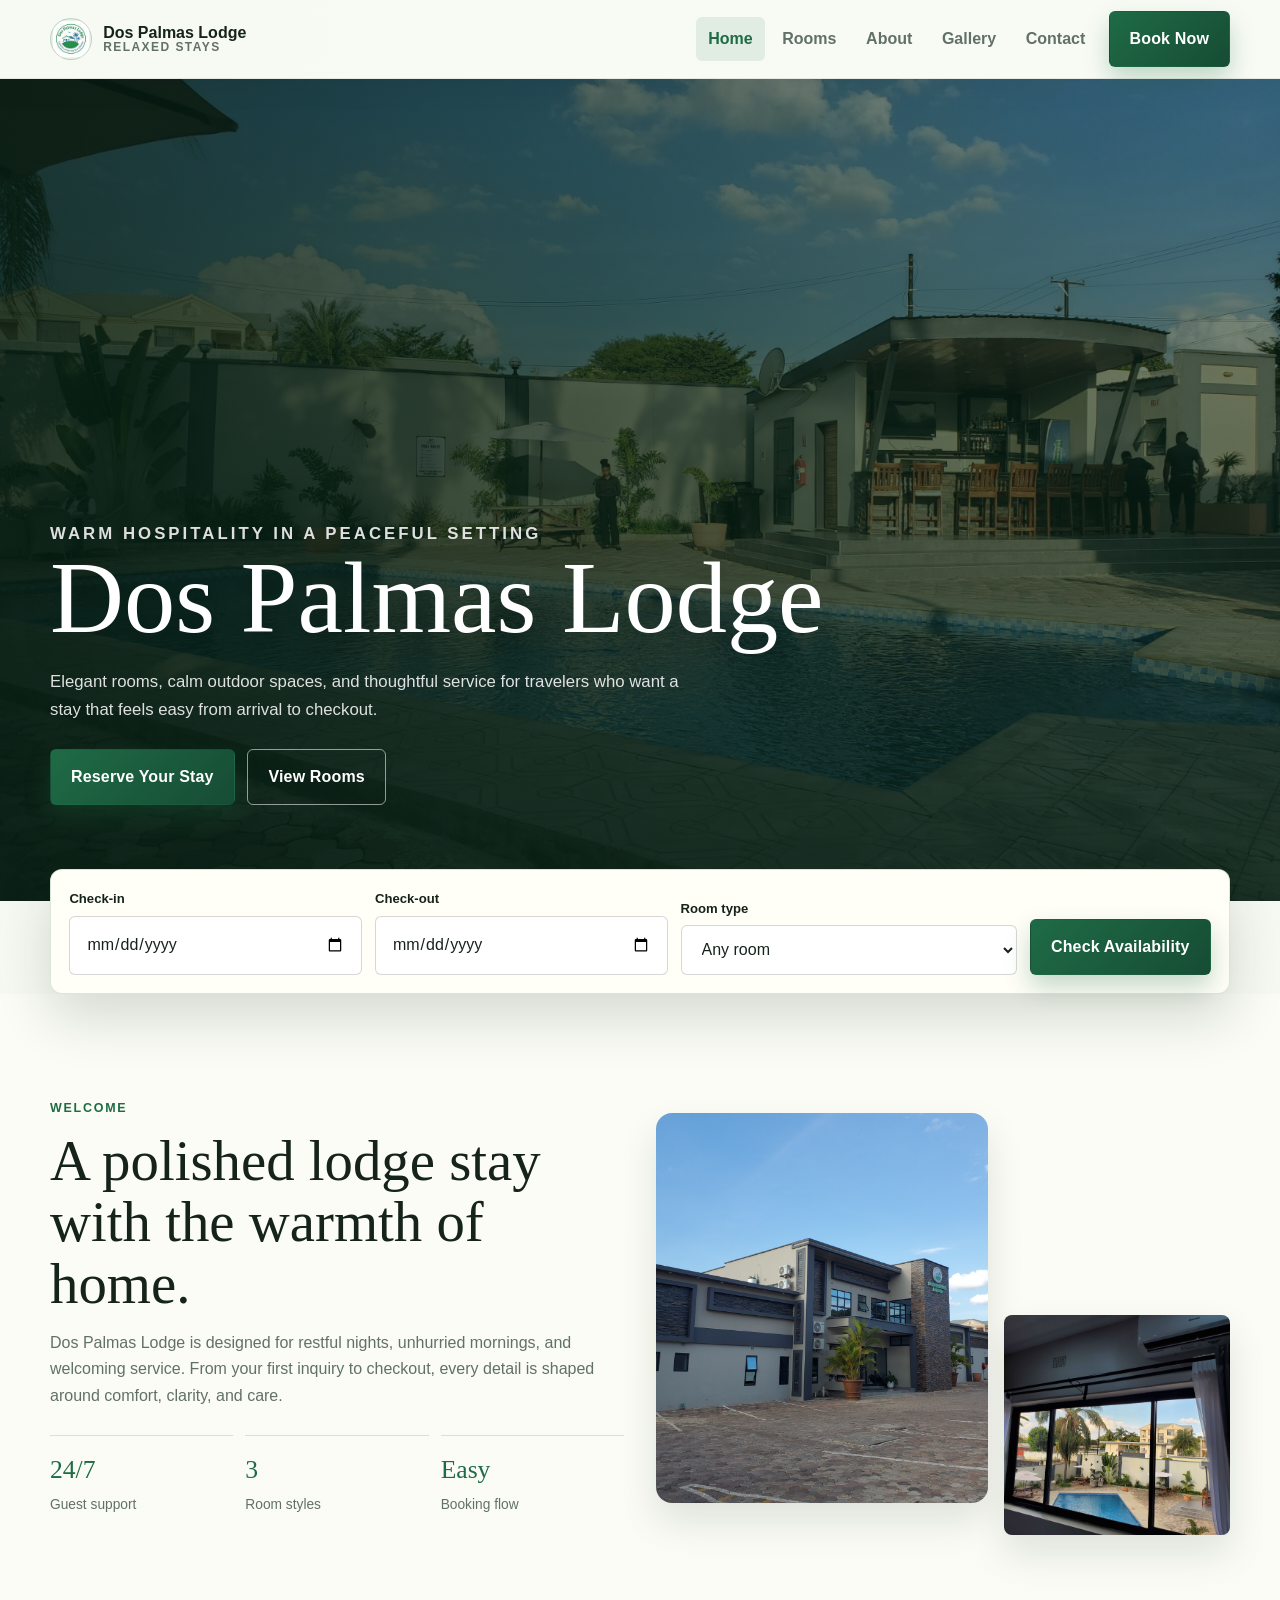
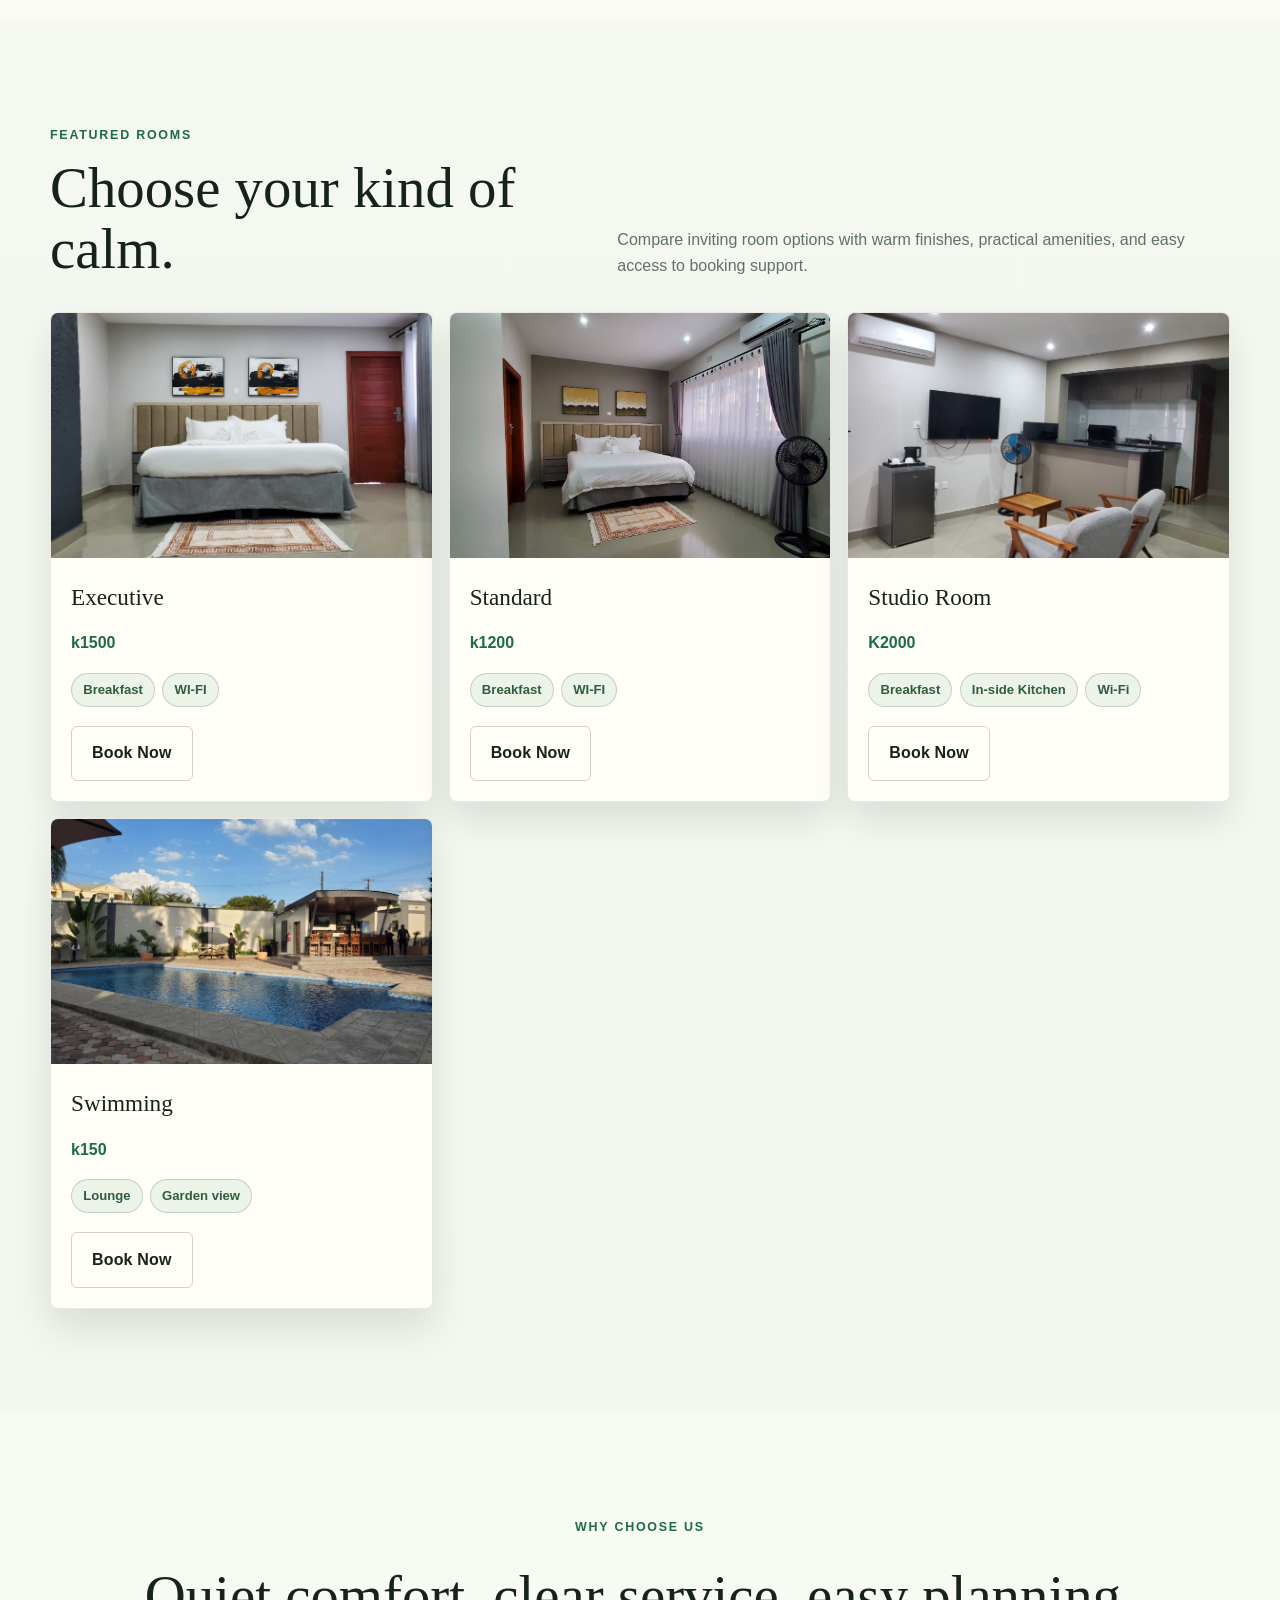
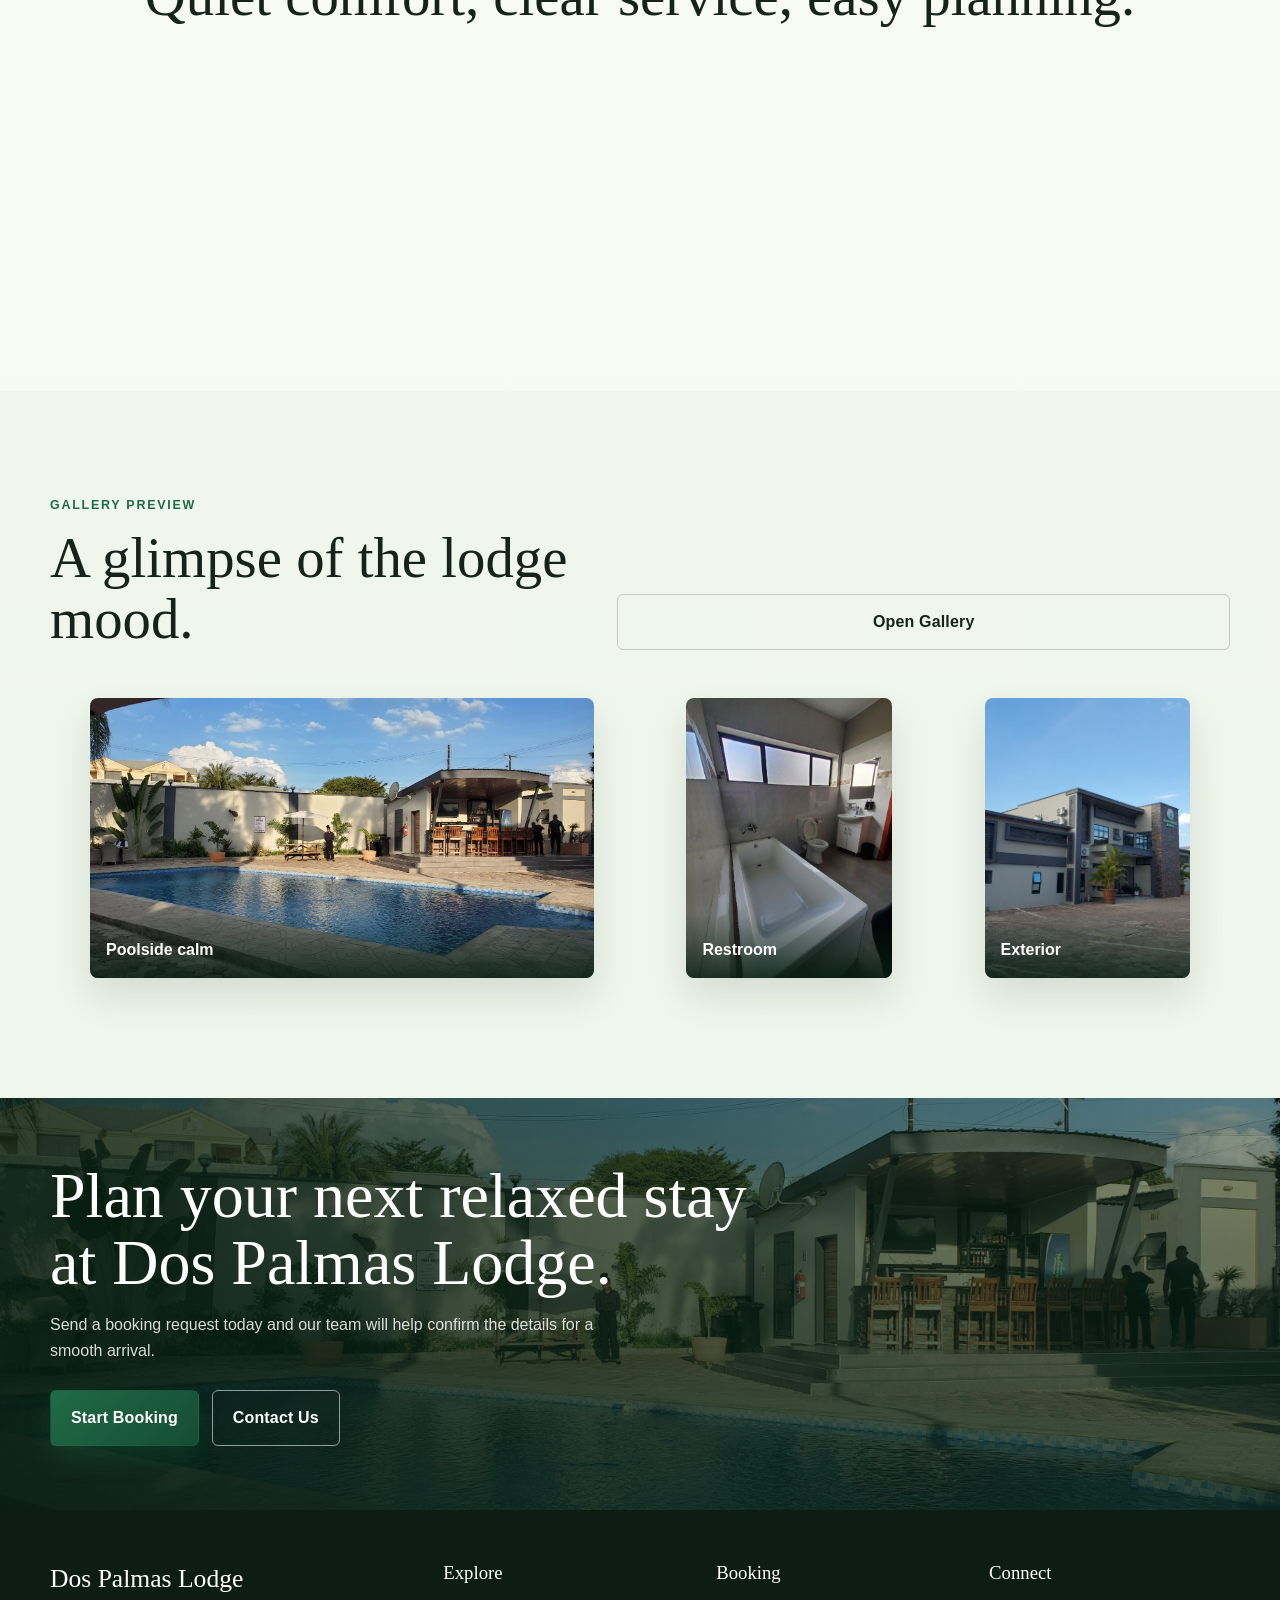
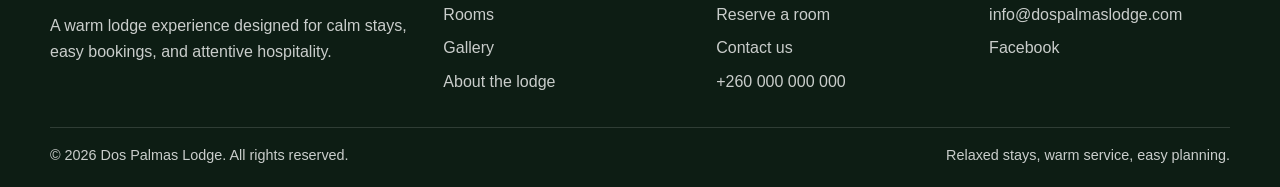
<file: index.html>
<!DOCTYPE html>
<html lang="en">
<head>
  <meta charset="UTF-8">
  <meta name="viewport" content="width=device-width, initial-scale=1.0">
  <meta name="description" content="Dos Palmas Lodge offers warm, modern lodge accommodation with elegant rooms, tranquil spaces, and easy booking.">
  <title>Dos Palmas Lodge | Premium Lodge Accommodation</title>
  <link rel="stylesheet" href="assets/css/style.css">
  <link rel="stylesheet" href="assets/css/responsive.css">
  <link rel="stylesheet" href="assets/css/animations.css">
</head>
<body>
  <a class="skip-link" href="#main">Skip to content</a>
  <div class="page">
    <header class="site-header">
      <nav class="navbar container" aria-label="Primary navigation">
        <a class="brand" href="index.html" aria-label="Dos Palmas Lodge home">
          <span class="brand-mark" aria-hidden="true"><img src="assets/images/dos-palmas-logo-official.jpg" alt=""></span>
          <span class="brand-text"><span>Dos Palmas Lodge</span><span>Relaxed stays</span></span>
        </a>
        <button class="nav-toggle" type="button" data-nav-toggle aria-label="Open navigation" aria-expanded="false"><span></span><span></span><span></span></button>
        <div class="nav-menu" data-nav-menu>
          <a class="nav-link" data-page href="index.html">Home</a>
          <a class="nav-link" data-page href="rooms.html">Rooms</a>
          <a class="nav-link" data-page href="about.html">About</a>
          <a class="nav-link" data-page href="gallery.html">Gallery</a>
          <a class="nav-link" data-page href="contact.html">Contact</a>
          <a class="button button-primary nav-cta" data-page href="booking.html">Book Now</a>
        </div>
      </nav>
    </header>

    <main id="main">
      <section class="hero" aria-label="Dos Palmas Lodge welcome">
        <img class="hero-media" src="assets/images/5.jpeg">
        <div class="hero-content">
          <p class="hero-kicker">Warm hospitality in a peaceful setting</p>
          <h1>Dos Palmas Lodge</h1>
          <p>Elegant rooms, calm outdoor spaces, and thoughtful service for travelers who want a stay that feels easy from arrival to checkout.</p>
          <div class="hero-actions">
            <a class="button button-primary" href="booking.html">Reserve Your Stay</a>
            <a class="button button-secondary" href="rooms.html">View Rooms</a>
          </div>
        </div>
      </section>

      <form class="hero-booking-strip" action="booking.html" method="get" aria-label="Quick booking search">
        <div class="quick-field">
          <label for="quick_check_in">Check-in</label>
          <input id="quick_check_in" name="check_in" type="date">
        </div>
        <div class="quick-field">
          <label for="quick_check_out">Check-out</label>
          <input id="quick_check_out" name="check_out" type="date">
        </div>
        <div class="quick-field">
          <label for="quick_room_type">Room type</label>
          <select id="quick_room_type" name="room_type">
            <option value="">Any room</option>
            <option value="garden-suite">Garden Suite</option>
            <option value="deluxe-room">Deluxe Room</option>
            <option value="family-cottage">Family Cottage</option>
          </select>
        </div>
        <button class="button button-primary" type="submit">Check Availability</button>
      </form>

      <section class="section">
        <div class="container split-layout">
          <div class="reveal">
            <p class="section-eyebrow">Welcome</p>
            <h2 class="section-title">A polished lodge stay with the warmth of home.</h2>
            <p class="section-copy">Dos Palmas Lodge is designed for restful nights, unhurried mornings, and welcoming service. From your first inquiry to checkout, every detail is shaped around comfort, clarity, and care.</p>
            <div class="stat-row" aria-label="Lodge highlights">
              <div class="stat"><strong>24/7</strong><span>Guest support</span></div>
              <div class="stat"><strong>3</strong><span>Room styles</span></div>
              <div class="stat"><strong>Easy</strong><span>Booking flow</span></div>
            </div>
          </div>
          <div class="image-stack reveal">
            <img src="assets/images/6.jpeg" alt="Lodge exterior with pool and palm trees">
            <img src="assets/images/2.jpeg" alt="Resort breakfast table on a terrace">
          </div>
        </div>
      </section>

      <section class="section section-tight">
        <div class="container">
          <div class="section-header">
            <div>
              <p class="section-eyebrow">Featured rooms</p>
              <h2 class="section-title">Choose your kind of calm.</h2>
            </div>
            <p class="section-copy">Compare inviting room options with warm finishes, practical amenities, and easy access to booking support.</p>
          </div>
          <div class="cards-grid">
            <article class="room-card reveal">
              <img src="assets/images/1.jpeg">
              <div class="room-content">
                <h3>Executive </h3>
                <span class="price">k1500 </span>
                <ul class="amenities"><li> Breakfast</li><li>WI-FI</li></ul>
                <a class="button button-ghost" href="booking.html">Book Now</a>
              </div>
            </article>
            <article class="room-card reveal">
              <img src="assets/images/11.jpeg">
              <div class="room-content">
                <h3>Standard</h3>
                <span class="price">k1200 </span>
                <ul class="amenities"><li> Breakfast</li><li>WI-FI</li></ul>
                <a class="button button-ghost" href="booking.html">Book Now</a>
              </div>
            </article>
            <article class="room-card reveal">
              <img src="assets/images/3.jpeg">
              <div class="room-content">
                <h3>Studio Room</h3>
                <span class="price">K2000</span>
                <ul class="amenities"><li>Breakfast</li><li>In-side Kitchen</li><li>Wi-Fi</li></ul>
                <a class="button button-ghost" href="booking.html">Book Now</a>
              </div>
            </article>
            <article class="room-card reveal">
              <img src="assets/images/5.jpeg" alt="Family Cottage lodge room">
              <div class="room-content">
                <h3>Swimming</h3>
                <span class="price">k150</span>
                <ul class="amenities"><li>Lounge</li><li>Garden view</li></ul>
                <a class="button button-ghost" href="booking.html">Book Now</a>
              </div>
            </article>
          </div>
        </div>
      </section>

      <section class="section">
        <div class="container">
          <div class="section-header center">
            <p class="section-eyebrow">Why choose us</p>
            <h2 class="section-title">Quiet comfort, clear service, easy planning.</h2>
          </div>
          <div class="cards-grid">
            <article class="feature-card reveal"><span class="feature-icon">01</span><h3>Restful spaces</h3><p>Warm rooms, soft textures, and outdoor areas made for slowing down.</p></article>
            <article class="feature-card reveal"><span class="feature-icon">02</span><h3>Reliable hospitality</h3><p>Clear communication and attentive support before, during, and after your stay.</p></article>
            <article class="feature-card reveal"><span class="feature-icon">03</span><h3>Simple planning</h3><p>Clear room details, direct booking requests, and helpful contact options make planning straightforward.</p></article>
          </div>
        </div>
      </section>

      <section class="section section-tight">
        <div class="container">
          <div class="section-header">
            <div>
              <p class="section-eyebrow">Gallery preview</p>
              <h2 class="section-title">A glimpse of the lodge mood.</h2>
            </div>
            <a class="button button-ghost" href="gallery.html">Open Gallery</a>
          </div>
          <div class="gallery-grid">
            <figure class="gallery-item wide reveal"><img src="assets/images/5.jpeg" alt="Resort pool and lodge exterior"><figcaption>Poolside calm</figcaption></figure>
            <figure class="gallery-item reveal"><img src="assets/images/4.jpeg" alt="Hotel lounge seating"><figcaption>Restroom</figcaption></figure>
            <figure class="gallery-item reveal"><img src="assets/images/9.jpeg" alt="Hotel room with neutral decor"><figcaption>Exterior</figcaption></figure>
          </div>
        </div>
      </section>

      <section class="cta-band">
        <img class="cta-band-media" src="assets/images/5.jpeg" alt="Lodge exterior with palm trees">
        <div class="cta-content">
          <h2>Plan your next relaxed stay at Dos Palmas Lodge.</h2>
          <p>Send a booking request today and our team will help confirm the details for a smooth arrival.</p>
          <div class="cta-actions">
            <a class="button button-primary" href="booking.html">Start Booking</a>
            <a class="button button-secondary" href="contact.html">Contact Us</a>
          </div>
        </div>
      </section>
    </main>

    <footer class="site-footer">
      <div class="container">
        <div class="footer-grid">
          <div><h2 class="footer-brand">Dos Palmas Lodge</h2><p>A warm lodge experience designed for calm stays, easy bookings, and attentive hospitality.</p></div>
          <div><h3>Explore</h3><ul><li><a href="rooms.html">Rooms</a></li><li><a href="gallery.html">Gallery</a></li><li><a href="about.html">About the lodge</a></li></ul></div>
          <div><h3>Booking</h3><ul><li><a href="booking.html">Reserve a room</a></li><li><a href="contact.html">Contact us</a></li><li><a href="tel:+260000000000">+260 000 000 000</a></li></ul></div>
          <div><h3>Connect</h3><ul><li><a href="mailto:info@dospalmaslodge.com">info@dospalmaslodge.com</a></li><li><a href="https://www.facebook.com/" target="_blank" rel="noreferrer">Facebook</a></li></ul></div>
        </div>
        <div class="footer-bottom"><span>&copy; <span data-current-year></span> Dos Palmas Lodge. All rights reserved.</span><span>Relaxed stays, warm service, easy planning.</span></div>
      </div>
    </footer>
  </div>
  <script src="assets/js/app.js"></script>
</body>
</html>
</file>
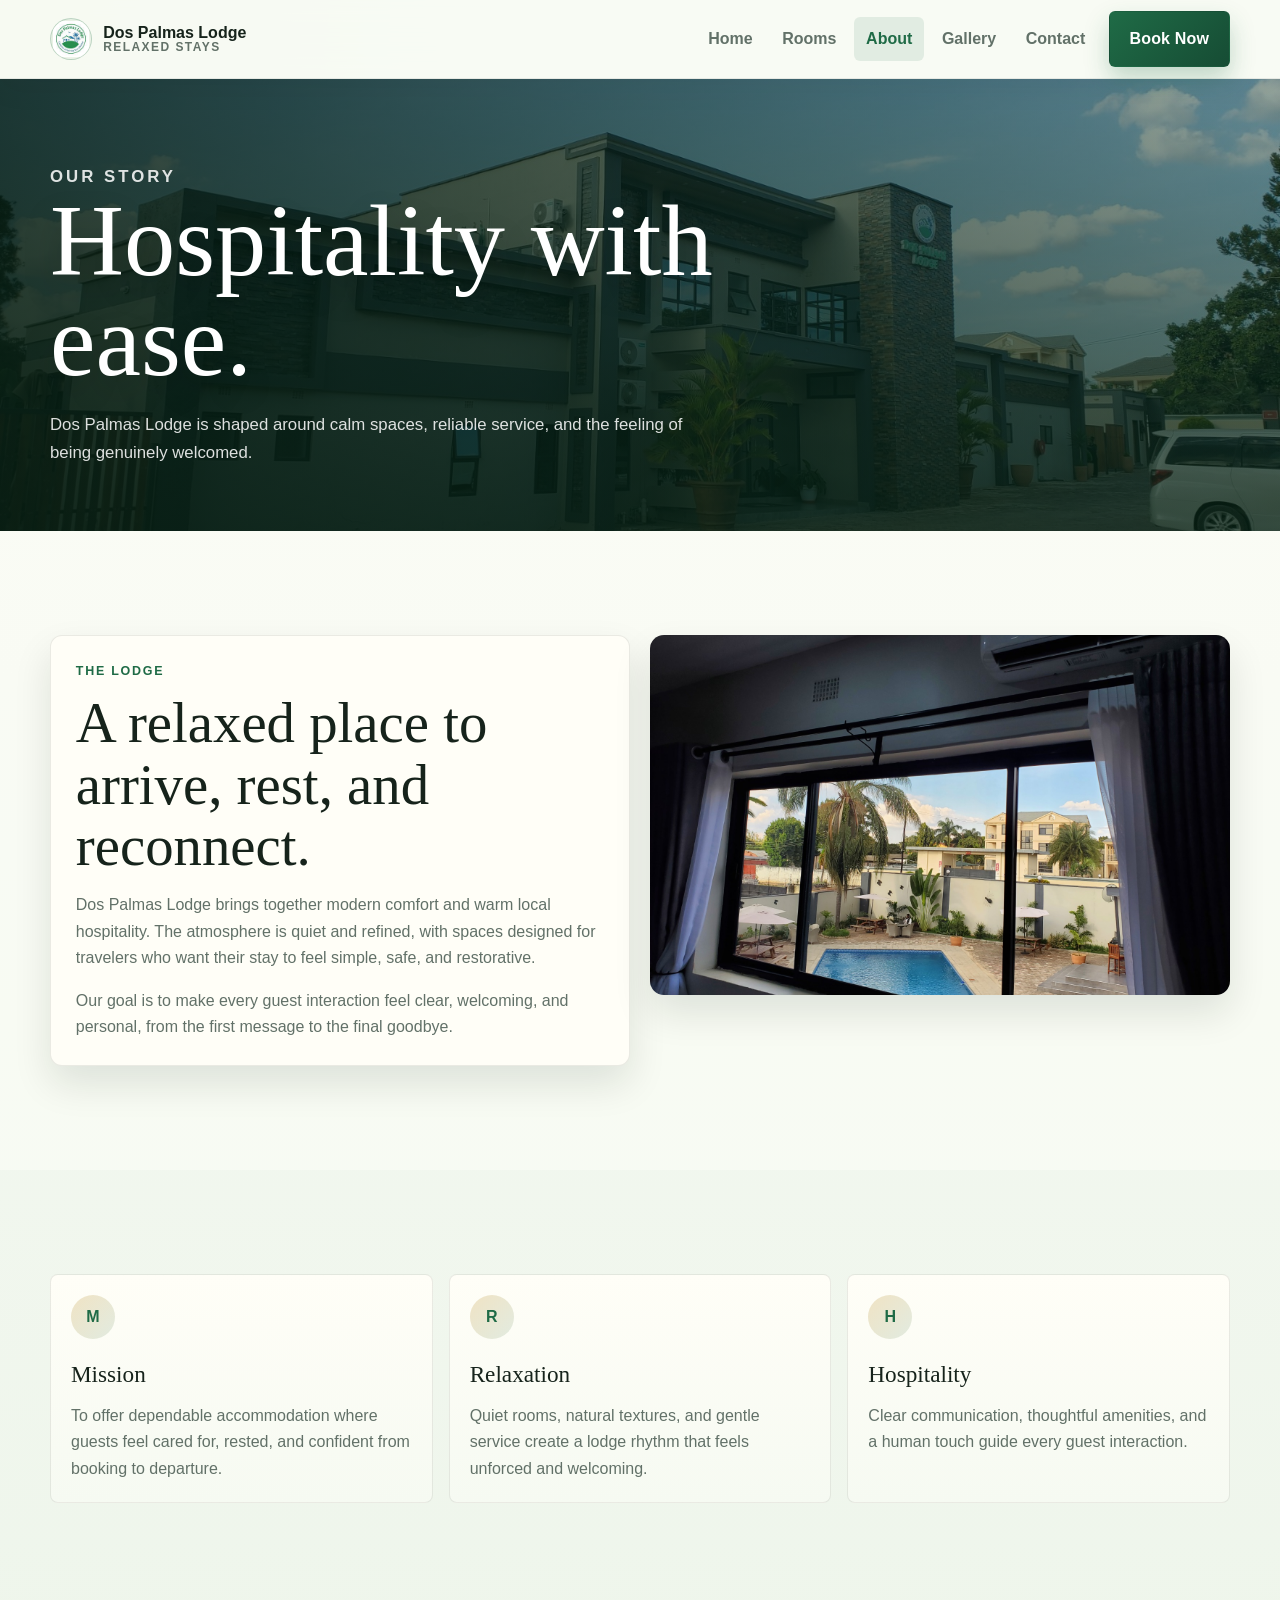
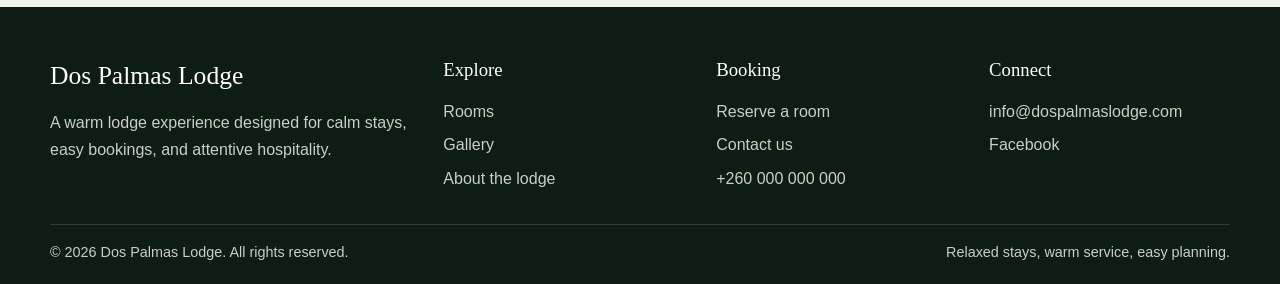
<file: about.html>
<!DOCTYPE html>
<html lang="en">
<head>
  <meta charset="UTF-8">
  <meta name="viewport" content="width=device-width, initial-scale=1.0">
  <meta name="description" content="Learn the story and hospitality mission behind Dos Palmas Lodge.">
  <title>About | Dos Palmas Lodge</title>
  <link rel="stylesheet" href="assets/css/style.css">
  <link rel="stylesheet" href="assets/css/responsive.css">
  <link rel="stylesheet" href="assets/css/animations.css">
</head>
<body>
  <a class="skip-link" href="#main">Skip to content</a>
  <div class="page">
    <header class="site-header"><nav class="navbar container" aria-label="Primary navigation"><a class="brand" href="index.html" aria-label="Dos Palmas Lodge home"><span class="brand-mark" aria-hidden="true"><img src="assets/images/dos-palmas-logo-official.jpg" alt=""></span><span class="brand-text"><span>Dos Palmas Lodge</span><span>Relaxed stays</span></span></a><button class="nav-toggle" type="button" data-nav-toggle aria-label="Open navigation" aria-expanded="false"><span></span><span></span><span></span></button><div class="nav-menu" data-nav-menu><a class="nav-link" data-page href="index.html">Home</a><a class="nav-link" data-page href="rooms.html">Rooms</a><a class="nav-link" data-page href="about.html">About</a><a class="nav-link" data-page href="gallery.html">Gallery</a><a class="nav-link" data-page href="contact.html">Contact</a><a class="button button-primary nav-cta" data-page href="booking.html">Book Now</a></div></nav></header>
    <main id="main">
      <section class="page-hero">
        <img class="page-hero-media" src="assets/images/6.jpeg" alt="Lodge exterior with pool and palm trees">
        <div class="page-hero-content"><p class="hero-kicker">Our story</p><h1>Hospitality with ease.</h1><p>Dos Palmas Lodge is shaped around calm spaces, reliable service, and the feeling of being genuinely welcomed.</p></div>
      </section>
      <section class="section">
        <div class="container story-grid">
          <div class="content-panel reveal">
            <p class="section-eyebrow">The lodge</p>
            <h2 class="section-title">A relaxed place to arrive, rest, and reconnect.</h2>
            <p class="section-copy">Dos Palmas Lodge brings together modern comfort and warm local hospitality. The atmosphere is quiet and refined, with spaces designed for travelers who want their stay to feel simple, safe, and restorative.</p>
            <p class="section-copy">Our goal is to make every guest interaction feel clear, welcoming, and personal, from the first message to the final goodbye.</p>
          </div>
          <img class="feature-image reveal" src="assets/images/2.jpeg" alt="Peaceful outdoor lodge seating">
        </div>
      </section>
      <section class="section section-tight">
        <div class="container cards-grid">
          <article class="feature-card reveal"><span class="feature-icon">M</span><h3>Mission</h3><p>To offer dependable accommodation where guests feel cared for, rested, and confident from booking to departure.</p></article>
          <article class="feature-card reveal"><span class="feature-icon">R</span><h3>Relaxation</h3><p>Quiet rooms, natural textures, and gentle service create a lodge rhythm that feels unforced and welcoming.</p></article>
          <article class="feature-card reveal"><span class="feature-icon">H</span><h3>Hospitality</h3><p>Clear communication, thoughtful amenities, and a human touch guide every guest interaction.</p></article>
        </div>
      </section>
    </main>
    <footer class="site-footer"><div class="container"><div class="footer-grid"><div><h2 class="footer-brand">Dos Palmas Lodge</h2><p>A warm lodge experience designed for calm stays, easy bookings, and attentive hospitality.</p></div><div><h3>Explore</h3><ul><li><a href="rooms.html">Rooms</a></li><li><a href="gallery.html">Gallery</a></li><li><a href="about.html">About the lodge</a></li></ul></div><div><h3>Booking</h3><ul><li><a href="booking.html">Reserve a room</a></li><li><a href="contact.html">Contact us</a></li><li><a href="tel:+260000000000">+260 000 000 000</a></li></ul></div><div><h3>Connect</h3><ul><li><a href="mailto:info@dospalmaslodge.com">info@dospalmaslodge.com</a></li><li><a href="https://www.facebook.com/" target="_blank" rel="noreferrer">Facebook</a></li></ul></div></div><div class="footer-bottom"><span>&copy; <span data-current-year></span> Dos Palmas Lodge. All rights reserved.</span><span>Relaxed stays, warm service, easy planning.</span></div></div></footer>
  </div>
  <script src="assets/js/app.js"></script>
</body>
</html>
</file>
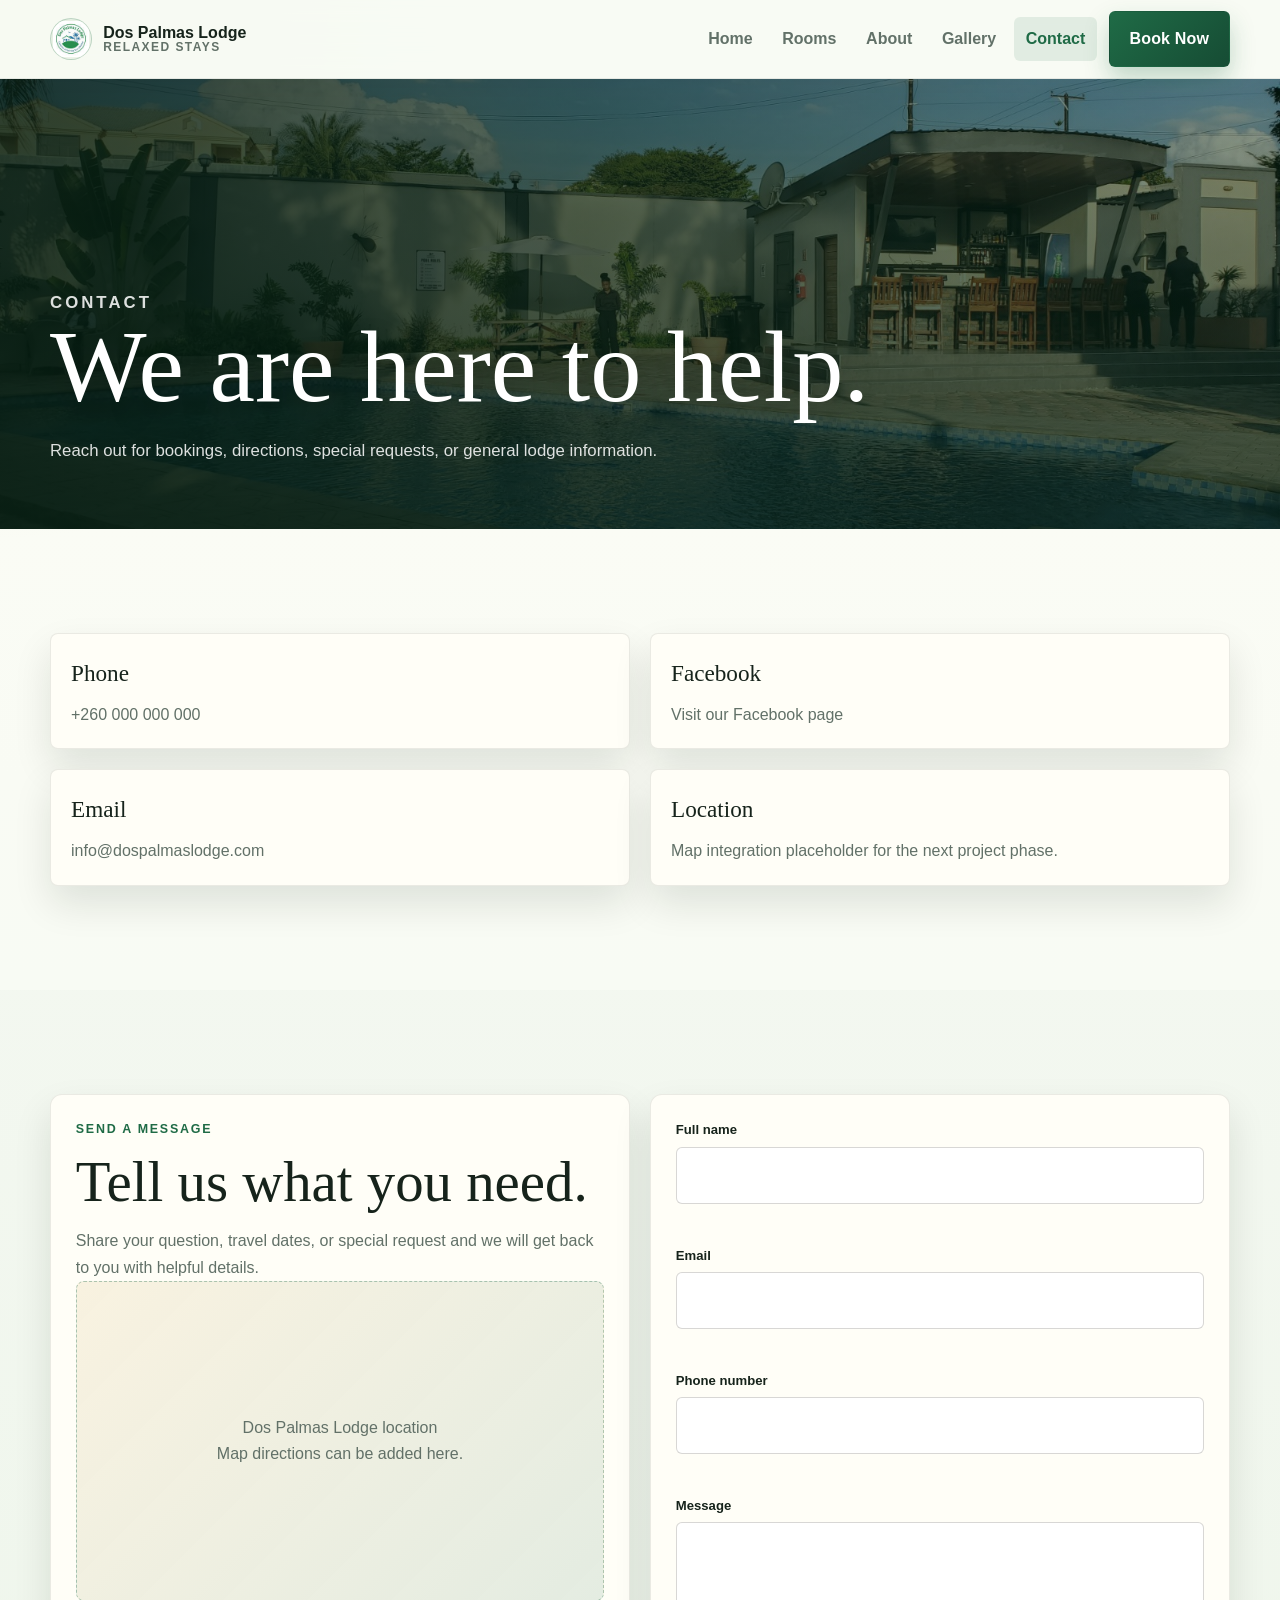
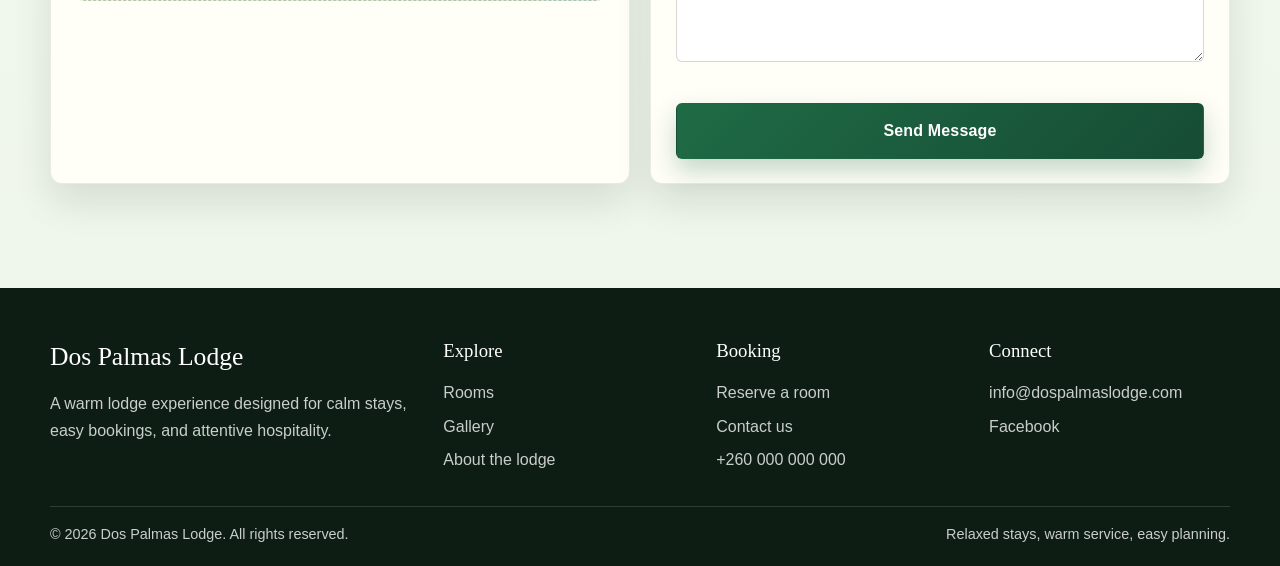
<file: contact.html>
<!DOCTYPE html>
<html lang="en">
<head>
  <meta charset="UTF-8">
  <meta name="viewport" content="width=device-width, initial-scale=1.0">
  <meta name="description" content="Contact Dos Palmas Lodge by phone, Facebook, email, or the contact form.">
  <title>Contact | Dos Palmas Lodge</title>
  <link rel="stylesheet" href="assets/css/style.css">
  <link rel="stylesheet" href="assets/css/responsive.css">
  <link rel="stylesheet" href="assets/css/animations.css">
</head>
<body>
  <a class="skip-link" href="#main">Skip to content</a>
  <div class="page">
    <header class="site-header"><nav class="navbar container" aria-label="Primary navigation"><a class="brand" href="index.html" aria-label="Dos Palmas Lodge home"><span class="brand-mark" aria-hidden="true"><img src="assets/images/dos-palmas-logo-official.jpg" alt=""></span><span class="brand-text"><span>Dos Palmas Lodge</span><span>Relaxed stays</span></span></a><button class="nav-toggle" type="button" data-nav-toggle aria-label="Open navigation" aria-expanded="false"><span></span><span></span><span></span></button><div class="nav-menu" data-nav-menu><a class="nav-link" data-page href="index.html">Home</a><a class="nav-link" data-page href="rooms.html">Rooms</a><a class="nav-link" data-page href="about.html">About</a><a class="nav-link" data-page href="gallery.html">Gallery</a><a class="nav-link" data-page href="contact.html">Contact</a><a class="button button-primary nav-cta" data-page href="booking.html">Book Now</a></div></nav></header>
    <main id="main">
      <section class="page-hero">
        <img class="page-hero-media" src="assets/images/5.jpeg" alt="Gallery hero image">
        <div class="page-hero-content"><p class="hero-kicker">Contact</p><h1>We are here to help.</h1><p>Reach out for bookings, directions, special requests, or general lodge information.</p></div>
      </section>
      <section class="section">
        <div class="container contact-grid">
          <article class="contact-card reveal"><h3>Phone</h3><p><a href="tel:+260000000000">+260 000 000 000</a></p></article>
          <article class="contact-card reveal"><h3>Facebook</h3><p><a href="https://www.facebook.com/" target="_blank" rel="noreferrer">Visit our Facebook page</a></p></article>
          <article class="contact-card reveal"><h3>Email</h3><p><a href="mailto:info@dospalmaslodge.com">info@dospalmaslodge.com</a></p></article>
          <article class="contact-card reveal"><h3>Location</h3><p>Map integration placeholder for the next project phase.</p></article>
        </div>
      </section>
      <section class="section section-tight">
        <div class="container form-layout">
          <div class="content-panel reveal">
            <p class="section-eyebrow">Send a message</p>
            <h2 class="section-title">Tell us what you need.</h2>
            <p class="section-copy">Share your question, travel dates, or special request and we will get back to you with helpful details.</p>
            <div class="map-placeholder" aria-label="Map placeholder">Dos Palmas Lodge location<br>Map directions can be added here.</div>
          </div>
          <div class="content-panel reveal">
            <form class="contact-form" data-validate-form action="#" method="post" novalidate>
              <div class="form-field"><label for="full_name">Full name</label><input id="full_name" name="full_name" type="text" autocomplete="name" data-validate required><span class="field-error" aria-live="polite"></span></div>
              <div class="form-field"><label for="email">Email</label><input id="email" name="email" type="email" autocomplete="email" data-validate required><span class="field-error" aria-live="polite"></span></div>
              <div class="form-field"><label for="phone">Phone number</label><input id="phone" name="phone" type="tel" autocomplete="tel" data-validate required><span class="field-error" aria-live="polite"></span></div>
              <div class="form-field"><label for="message">Message</label><textarea id="message" name="message" data-validate required></textarea><span class="field-error" aria-live="polite"></span></div>
              <button class="button button-primary" type="submit">Send Message</button>
              <p class="form-message" data-form-message role="status"></p>
            </form>
          </div>
        </div>
      </section>
    </main>
    <footer class="site-footer"><div class="container"><div class="footer-grid"><div><h2 class="footer-brand">Dos Palmas Lodge</h2><p>A warm lodge experience designed for calm stays, easy bookings, and attentive hospitality.</p></div><div><h3>Explore</h3><ul><li><a href="rooms.html">Rooms</a></li><li><a href="gallery.html">Gallery</a></li><li><a href="about.html">About the lodge</a></li></ul></div><div><h3>Booking</h3><ul><li><a href="booking.html">Reserve a room</a></li><li><a href="contact.html">Contact us</a></li><li><a href="tel:+260000000000">+260 000 000 000</a></li></ul></div><div><h3>Connect</h3><ul><li><a href="mailto:info@dospalmaslodge.com">info@dospalmaslodge.com</a></li><li><a href="https://www.facebook.com/" target="_blank" rel="noreferrer">Facebook</a></li></ul></div></div><div class="footer-bottom"><span>&copy; <span data-current-year></span> Dos Palmas Lodge. All rights reserved.</span><span>Relaxed stays, warm service, easy planning.</span></div></div></footer>
  </div>
  <script src="assets/js/app.js"></script>
  <script src="assets/js/booking.js"></script>
</body>
</html>
</file>
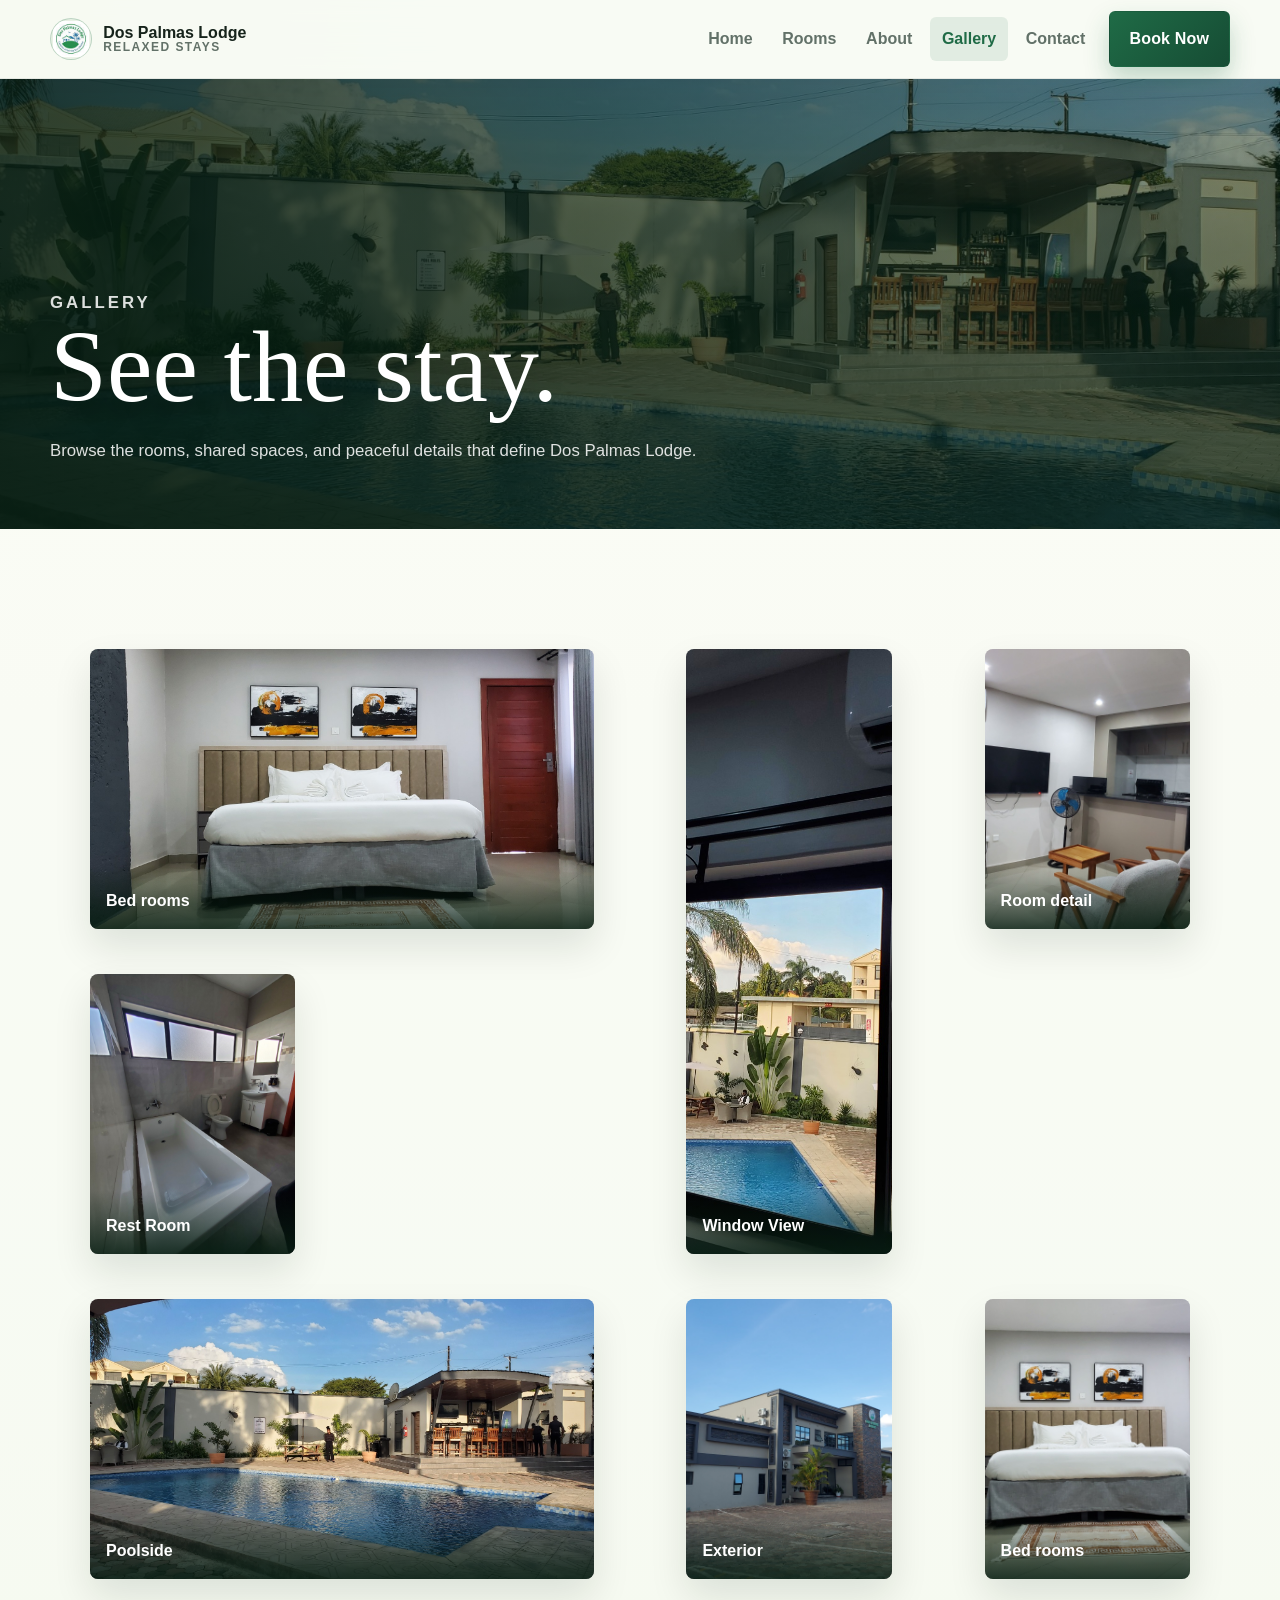
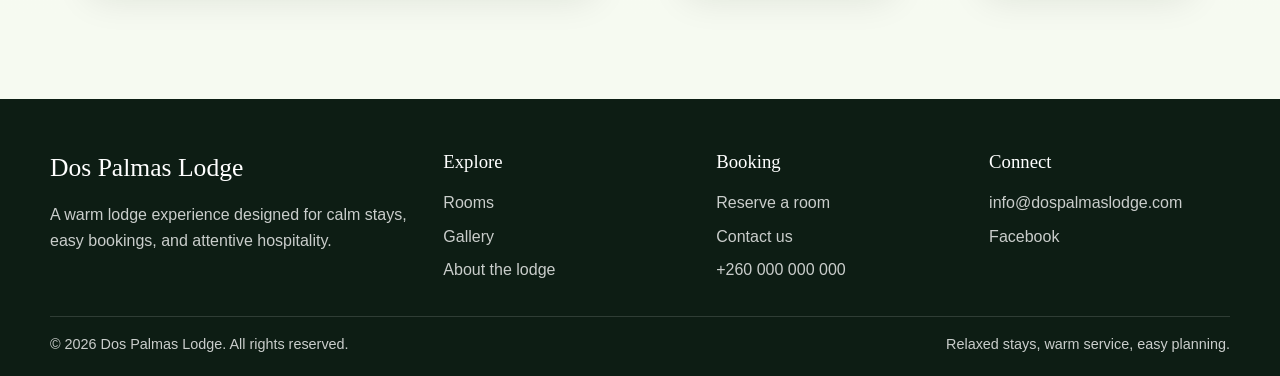
<file: gallery.html>
<!DOCTYPE html>
<html lang="en">
<head>
  <meta charset="UTF-8">
  <meta name="viewport" content="width=device-width, initial-scale=1.0">
  <meta name="description" content="View Dos Palmas Lodge gallery images featuring rooms, dining, poolside spaces, and lodge atmosphere.">
  <title>Gallery | Dos Palmas Lodge</title>
  <link rel="stylesheet" href="assets/css/style.css">
  <link rel="stylesheet" href="assets/css/responsive.css">
  <link rel="stylesheet" href="assets/css/animations.css">
</head>
<body>
  <a class="skip-link" href="#main">Skip to content</a>
  <div class="page">
    <header class="site-header"><nav class="navbar container" aria-label="Primary navigation"><a class="brand" href="index.html" aria-label="Dos Palmas Lodge home"><span class="brand-mark" aria-hidden="true"><img src="assets/images/dos-palmas-logo-official.jpg" alt=""></span><span class="brand-text"><span>Dos Palmas Lodge</span><span>Relaxed stays</span></span></a><button class="nav-toggle" type="button" data-nav-toggle aria-label="Open navigation" aria-expanded="false"><span></span><span></span><span></span></button><div class="nav-menu" data-nav-menu><a class="nav-link" data-page href="index.html">Home</a><a class="nav-link" data-page href="rooms.html">Rooms</a><a class="nav-link" data-page href="about.html">About</a><a class="nav-link" data-page href="gallery.html">Gallery</a><a class="nav-link" data-page href="contact.html">Contact</a><a class="button button-primary nav-cta" data-page href="booking.html">Book Now</a></div></nav></header>
    <main id="main">
      <section class="page-hero">
        <img class="page-hero-media" src="assets/images/5.jpeg" alt="Gallery hero image">
        <div class="page-hero-content"><p class="hero-kicker">Gallery</p><h1>See the stay.</h1><p>Browse the rooms, shared spaces, and peaceful details that define Dos Palmas Lodge.</p></div>
      </section>
      <section class="section">
        <div class="container">
          <div class="gallery-grid">
            <figure class="gallery-item wide reveal"><img src="assets/images/1.jpeg" alt="Poolside lodge exterior"><figcaption>Bed rooms</figcaption></figure>
            <figure class="gallery-item tall reveal"><img src="assets/images/2.jpeg" alt="Relaxed lodge lounge"><figcaption>Window View</figcaption></figure>
            <figure class="gallery-item reveal"><img src="assets/images/3.jpeg" alt="Soft hotel room decor"><figcaption>Room detail</figcaption></figure>
            <figure class="gallery-item reveal"><img src="assets/images/4.jpeg" alt="Terrace breakfast"><figcaption>Rest Room</figcaption></figure>
            <figure class="gallery-item wide reveal"><img src="assets/images/5.jpeg" alt="Dining terrace"><figcaption>Poolside</figcaption></figure>
            <figure class="gallery-item reveal"><img src="assets/images/6.jpeg" alt="Hotel seating area"><figcaption>Exterior</figcaption></figure>
            <figure class="gallery-item reveal"><img src="assets/images/7.jpeg" alt="Lodge exterior"><figcaption>Bed rooms </figcaption></figure>
          </div>
        </div>
      </section>
    </main>
    <footer class="site-footer"><div class="container"><div class="footer-grid"><div><h2 class="footer-brand">Dos Palmas Lodge</h2><p>A warm lodge experience designed for calm stays, easy bookings, and attentive hospitality.</p></div><div><h3>Explore</h3><ul><li><a href="rooms.html">Rooms</a></li><li><a href="gallery.html">Gallery</a></li><li><a href="about.html">About the lodge</a></li></ul></div><div><h3>Booking</h3><ul><li><a href="booking.html">Reserve a room</a></li><li><a href="contact.html">Contact us</a></li><li><a href="tel:+260000000000">+260 000 000 000</a></li></ul></div><div><h3>Connect</h3><ul><li><a href="mailto:info@dospalmaslodge.com">info@dospalmaslodge.com</a></li><li><a href="https://www.facebook.com/" target="_blank" rel="noreferrer">Facebook</a></li></ul></div></div><div class="footer-bottom"><span>&copy; <span data-current-year></span> Dos Palmas Lodge. All rights reserved.</span><span>Relaxed stays, warm service, easy planning.</span></div></div></footer>
  </div>
  <script src="assets/js/app.js"></script>
</body>
</html>
</file>
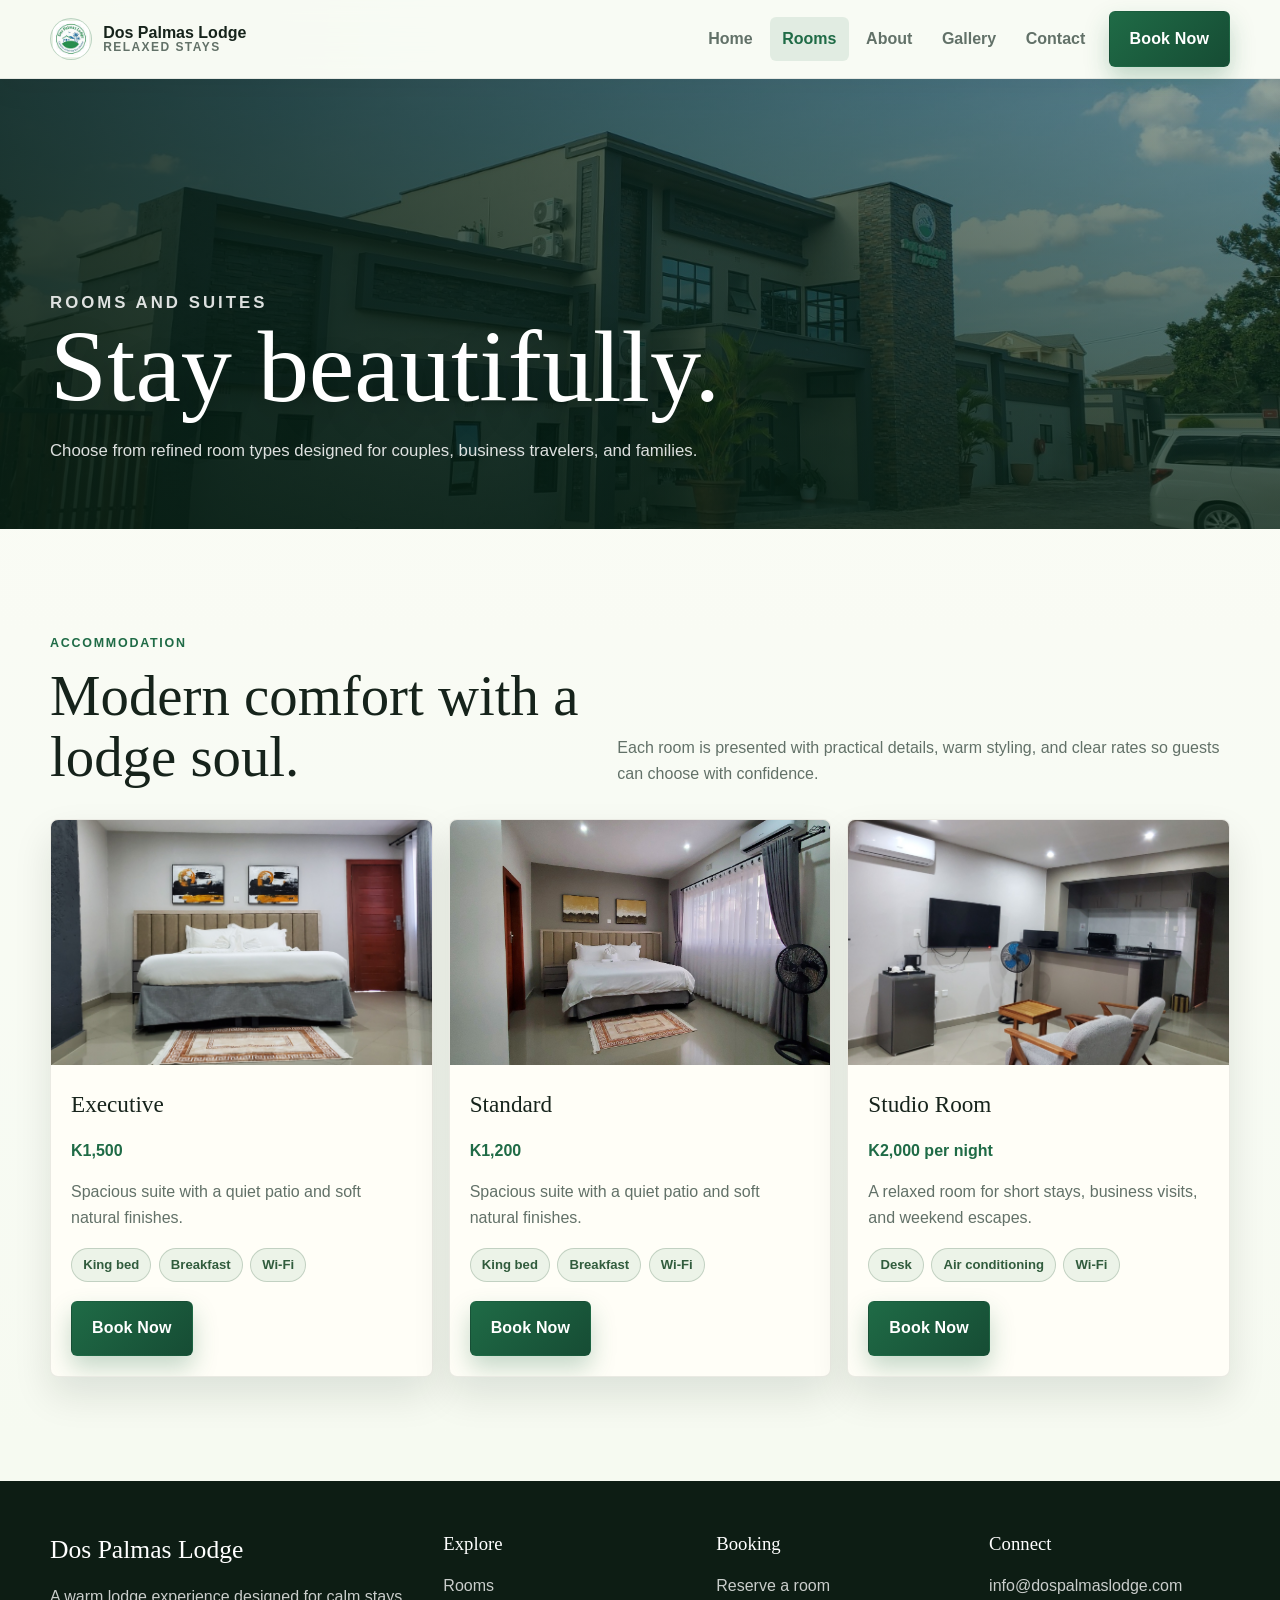
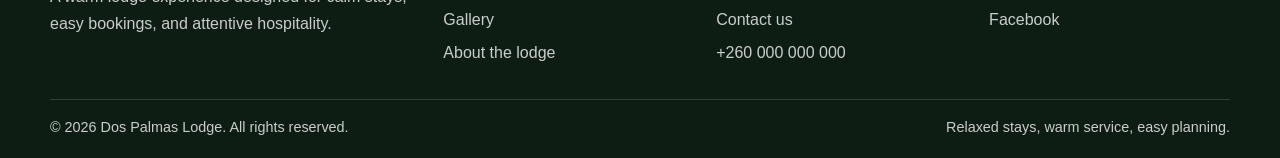
<file: rooms.html>
<!DOCTYPE html>
<html lang="en">
<head>
  <meta charset="UTF-8">
  <meta name="viewport" content="width=device-width, initial-scale=1.0">
  <meta name="description" content="Explore elegant rooms at Dos Palmas Lodge with amenities, nightly prices, and booking options.">
  <title>Rooms | Dos Palmas Lodge</title>
  <link rel="stylesheet" href="assets/css/style.css">
  <link rel="stylesheet" href="assets/css/responsive.css">
  <link rel="stylesheet" href="assets/css/animations.css">
</head>
<body>
  <a class="skip-link" href="#main">Skip to content</a>
  <div class="page">
    <header class="site-header">
      <nav class="navbar container" aria-label="Primary navigation">
        <a class="brand" href="index.html" aria-label="Dos Palmas Lodge home"><span class="brand-mark" aria-hidden="true"><img src="assets/images/dos-palmas-logo-official.jpg" alt=""></span><span class="brand-text"><span>Dos Palmas Lodge</span><span>Relaxed stays</span></span></a>
        <button class="nav-toggle" type="button" data-nav-toggle aria-label="Open navigation" aria-expanded="false"><span></span><span></span><span></span></button>
        <div class="nav-menu" data-nav-menu><a class="nav-link" data-page href="index.html">Home</a><a class="nav-link" data-page href="rooms.html">Rooms</a><a class="nav-link" data-page href="about.html">About</a><a class="nav-link" data-page href="gallery.html">Gallery</a><a class="nav-link" data-page href="contact.html">Contact</a><a class="button button-primary nav-cta" data-page href="booking.html">Book Now</a></div>
      </nav>
    </header>
    <main id="main">
      <section class="page-hero">
        <img class="page-hero-media" src="assets/images/6.jpeg" alt="Lodge exterior with pool and palm trees">
        <div class="page-hero-content"><p class="hero-kicker">Rooms and suites</p><h1>Stay beautifully.</h1><p>Choose from refined room types designed for couples, business travelers, and families.</p></div>
      </section>
      <section class="section">
        <div class="container">
          <div class="section-header"><div><p class="section-eyebrow">Accommodation</p><h2 class="section-title">Modern comfort with a lodge soul.</h2></div><p class="section-copy">Each room is presented with practical details, warm styling, and clear rates so guests can choose with confidence.</p></div>
          <div class="cards-grid">
            <article class="room-card reveal"><img src="assets/images/1.jpeg" alt="Garden Suite"><div class="room-content"><h3>Executive</h3><span class="price">K1,500</span><p>Spacious suite with a quiet patio and soft natural finishes.</p><ul class="amenities"><li>King bed</li><li>Breakfast</li><li>Wi-Fi</li></ul><a class="button button-primary" href="booking.html">Book Now</a></div></article>
            <article class="room-card reveal"><img src="assets/images/11.jpeg" alt="Garden Suite"><div class="room-content"><h3>Standard</h3><span class="price">K1,200</span><p>Spacious suite with a quiet patio and soft natural finishes.</p><ul class="amenities"><li>King bed</li><li>Breakfast</li><li>Wi-Fi</li></ul><a class="button button-primary" href="booking.html">Book Now</a></div></article>
            <article class="room-card reveal"><img src="assets/images/3.jpeg" alt="Deluxe Room"><div class="room-content"><h3>Studio Room</h3><span class="price">K2,000 per night</span><p>A relaxed room for short stays, business visits, and weekend escapes.</p><ul class="amenities"><li>Desk</li><li>Air conditioning</li><li>Wi-Fi</li></ul><a class="button button-primary" href="booking.html">Book Now</a></div></article>
            
        </div>
      </section>
    </main>
    <footer class="site-footer"><div class="container"><div class="footer-grid"><div><h2 class="footer-brand">Dos Palmas Lodge</h2><p>A warm lodge experience designed for calm stays, easy bookings, and attentive hospitality.</p></div><div><h3>Explore</h3><ul><li><a href="rooms.html">Rooms</a></li><li><a href="gallery.html">Gallery</a></li><li><a href="about.html">About the lodge</a></li></ul></div><div><h3>Booking</h3><ul><li><a href="booking.html">Reserve a room</a></li><li><a href="contact.html">Contact us</a></li><li><a href="tel:+260000000000">+260 000 000 000</a></li></ul></div><div><h3>Connect</h3><ul><li><a href="mailto:info@dospalmaslodge.com">info@dospalmaslodge.com</a></li><li><a href="https://www.facebook.com/" target="_blank" rel="noreferrer">Facebook</a></li></ul></div></div><div class="footer-bottom"><span>&copy; <span data-current-year></span> Dos Palmas Lodge. All rights reserved.</span><span>Relaxed stays, warm service, easy planning.</span></div></div></footer>
  </div>
  <script src="assets/js/app.js"></script>
</body>
</html>
</file>
<file: assets/css/style.css>
:root {
  --color-ink: #16231b;
  --color-muted: #627168;
  --color-paper: #f4f8f1;
  --color-cream: #fffef7;
  --color-clay: #1f6b46;
  --color-gold: #d7b46a;
  --color-olive: #315c3d;
  --color-charcoal: #0d1d14;
  --color-mist: #e5efe2;
  --color-line: rgba(22, 35, 27, 0.13);
  --shadow-soft: 0 22px 55px rgba(13, 29, 20, 0.16);
  --shadow-card: 0 18px 38px rgba(13, 29, 20, 0.11);
  --radius-sm: 6px;
  --radius-md: 8px;
  --radius-lg: 18px;
  --container: 1180px;
  --font-heading: Georgia, "Times New Roman", serif;
  --font-body: Arial, Helvetica, sans-serif;
}

* {
  box-sizing: border-box;
}

html {
  scroll-behavior: smooth;
}

body {
  margin: 0;
  color: var(--color-ink);
  background:
    radial-gradient(circle at top left, rgba(215, 180, 106, 0.16), transparent 34rem),
    linear-gradient(180deg, #f8fbf4 0%, var(--color-paper) 36%, #edf5ea 100%);
  font-family: var(--font-body);
  line-height: 1.65;
}

img {
  display: block;
  max-width: 100%;
}

a {
  color: inherit;
  text-decoration: none;
}

button,
input,
select,
textarea {
  font: inherit;
}

input,
select,
textarea {
  width: 100%;
  border: 1px solid rgba(39, 33, 27, 0.18);
  border-radius: var(--radius-sm);
  background: #fff;
  color: var(--color-ink);
  padding: 0.9rem 1rem;
  outline: none;
  transition: border-color 180ms ease, box-shadow 180ms ease;
}

input:focus,
select:focus,
textarea:focus {
  border-color: var(--color-gold);
  box-shadow: 0 0 0 4px rgba(198, 154, 87, 0.16);
}

textarea {
  min-height: 140px;
  resize: vertical;
}

.page {
  min-height: 100vh;
  overflow-x: hidden;
}

.container {
  width: min(100% - 2rem, var(--container));
  margin-inline: auto;
}

.section {
  padding: 4.5rem 0;
}

.section:nth-of-type(even) {
  background: rgba(255, 254, 247, 0.42);
}

.section-tight {
  padding: 3rem 0;
}

.section-eyebrow {
  margin: 0 0 0.7rem;
  color: var(--color-clay);
  font-size: 0.78rem;
  font-weight: 700;
  letter-spacing: 0.14em;
  text-transform: uppercase;
}

.section-title {
  margin: 0;
  color: var(--color-ink);
  font-family: var(--font-heading);
  font-size: clamp(2rem, 5vw, 3.55rem);
  font-weight: 500;
  line-height: 1.08;
}

.section-copy {
  margin: 1rem 0 0;
  color: var(--color-muted);
  max-width: 680px;
}

.section-header {
  display: grid;
  gap: 1rem;
  margin-bottom: 2rem;
}

.section-header.center {
  justify-items: center;
  text-align: center;
}

.button {
  display: inline-flex;
  align-items: center;
  justify-content: center;
  min-height: 48px;
  border: 1px solid transparent;
  border-radius: var(--radius-sm);
  padding: 0.85rem 1.25rem;
  cursor: pointer;
  font-weight: 700;
  letter-spacing: 0.01em;
  transition: transform 180ms ease, background 180ms ease, border-color 180ms ease, color 180ms ease, box-shadow 180ms ease;
}

.button:hover {
  transform: translateY(-2px);
}

.button-primary {
  background: linear-gradient(135deg, #1f6b46, #164c34);
  color: #fff;
  box-shadow: 0 12px 24px rgba(31, 107, 70, 0.26);
}

.button-primary:hover {
  background: linear-gradient(135deg, #2b7d55, #123d2b);
  box-shadow: 0 16px 30px rgba(31, 107, 70, 0.32);
}

.button-secondary {
  border-color: rgba(255, 255, 255, 0.55);
  color: #fff;
}

.button-secondary:hover {
  background: rgba(255, 255, 255, 0.14);
  border-color: rgba(255, 255, 255, 0.8);
}

.button-ghost {
  border-color: rgba(39, 33, 27, 0.2);
  color: var(--color-ink);
}

.button-ghost:hover {
  border-color: var(--color-clay);
  color: var(--color-clay);
  background: rgba(31, 107, 70, 0.06);
}

.skip-link {
  position: absolute;
  left: 1rem;
  top: -6rem;
  z-index: 100;
  background: #fff;
  color: var(--color-ink);
  padding: 0.7rem 1rem;
  border-radius: var(--radius-sm);
}

.skip-link:focus {
  top: 1rem;
}

.site-header {
  position: sticky;
  top: 0;
  z-index: 50;
  background: rgba(248, 251, 244, 0.9);
  border-bottom: 1px solid rgba(22, 35, 27, 0.08);
  backdrop-filter: blur(16px);
  box-shadow: 0 10px 30px rgba(13, 29, 20, 0.05);
}

.navbar {
  display: flex;
  align-items: center;
  justify-content: space-between;
  min-height: 78px;
  gap: 1.25rem;
}

.brand {
  display: inline-flex;
  align-items: center;
  gap: 0.7rem;
  font-weight: 800;
}

.brand-mark {
  display: grid;
  place-items: center;
  width: 42px;
  height: 42px;
  border: 1px solid rgba(31, 107, 70, 0.28);
  border-radius: 50%;
  background: linear-gradient(135deg, #eff7ea, #fffef7);
  color: var(--color-clay);
  font-family: var(--font-heading);
  font-size: 1.1rem;
  box-shadow: inset 0 0 0 4px rgba(31, 107, 70, 0.05);
  overflow: hidden;
}

.brand-mark img {
  width: 100%;
  height: 100%;
  object-fit: contain;
  padding: 2px;
}

.brand-text {
  display: grid;
  line-height: 1.1;
}

.brand-text span:last-child {
  color: var(--color-muted);
  font-size: 0.75rem;
  font-weight: 600;
  letter-spacing: 0.12em;
  text-transform: uppercase;
}

.nav-toggle {
  display: inline-flex;
  flex-direction: column;
  justify-content: center;
  gap: 5px;
  width: 44px;
  height: 44px;
  border: 1px solid rgba(22, 35, 27, 0.16);
  border-radius: var(--radius-sm);
  background: transparent;
  cursor: pointer;
}

.nav-toggle span {
  display: block;
  width: 20px;
  height: 2px;
  margin-inline: auto;
  background: var(--color-ink);
  transition: transform 180ms ease, opacity 180ms ease;
}

.nav-toggle.is-active span:nth-child(1) {
  transform: translateY(7px) rotate(45deg);
}

.nav-toggle.is-active span:nth-child(2) {
  opacity: 0;
}

.nav-toggle.is-active span:nth-child(3) {
  transform: translateY(-7px) rotate(-45deg);
}

.nav-menu {
  position: absolute;
  inset: 78px 1rem auto;
  display: none;
  flex-direction: column;
  gap: 0.35rem;
  padding: 1rem;
  background: var(--color-cream);
  border: 1px solid rgba(22, 35, 27, 0.1);
  border-radius: var(--radius-md);
  box-shadow: var(--shadow-soft);
}

.nav-menu.is-open {
  display: flex;
}

.nav-link {
  padding: 0.7rem 0.8rem;
  border-radius: var(--radius-sm);
  color: var(--color-muted);
  font-weight: 700;
}

.nav-link:hover,
.nav-link.is-active {
  background: rgba(31, 107, 70, 0.1);
  color: var(--color-clay);
}

.nav-cta {
  margin-top: 0.3rem;
}

.hero {
  position: relative;
  display: grid;
  align-items: end;
  min-height: calc(100vh - 78px);
  color: #fff;
  isolation: isolate;
}

.hero::before,
.page-hero::before,
.cta-band::before {
  position: absolute;
  inset: 0;
  z-index: -1;
  content: "";
  background:
    linear-gradient(90deg, rgba(7, 31, 19, 0.82), rgba(9, 47, 28, 0.38)),
    linear-gradient(0deg, rgba(6, 23, 15, 0.62), rgba(6, 23, 15, 0.08));
}

.hero-media,
.page-hero-media,
.cta-band-media {
  position: absolute;
  inset: 0;
  z-index: -2;
  width: 100%;
  height: 100%;
  object-fit: cover;
}

.hero-content {
  width: min(100% - 2rem, var(--container));
  margin: 0 auto;
  padding: 5rem 0 4.2rem;
}

.hero-kicker {
  margin: 0 0 1rem;
  color: #f2d991;
  font-size: 0.82rem;
  font-weight: 800;
  letter-spacing: 0.18em;
  text-transform: uppercase;
}

.hero h1,
.page-hero h1 {
  margin: 0;
  max-width: 820px;
  font-family: var(--font-heading);
  font-size: clamp(3rem, 10vw, 6.4rem);
  font-weight: 500;
  line-height: 0.98;
  text-shadow: 0 14px 36px rgba(0, 0, 0, 0.24);
}

.hero p,
.page-hero p {
  max-width: 650px;
  margin: 1.25rem 0 0;
  color: rgba(255, 255, 255, 0.86);
  font-size: 1.05rem;
}

.hero-actions,
.cta-actions {
  display: flex;
  flex-wrap: wrap;
  gap: 0.8rem;
  margin-top: 1.6rem;
}

.hero-booking-strip {
  display: grid;
  gap: 0.8rem;
  width: min(100% - 2rem, var(--container));
  margin: -2rem auto 0;
  position: relative;
  z-index: 5;
  padding: 1rem;
  background: var(--color-cream);
  border: 1px solid rgba(31, 107, 70, 0.16);
  border-radius: 12px;
  box-shadow: var(--shadow-soft);
}

.quick-field {
  display: grid;
  gap: 0.35rem;
}

.quick-field label,
.form-field label {
  color: var(--color-ink);
  font-size: 0.82rem;
  font-weight: 800;
}

.split-layout {
  display: grid;
  gap: 2rem;
  align-items: center;
}

.image-stack {
  display: grid;
  gap: 1rem;
}

.image-stack img,
.feature-image,
.room-card img,
.gallery-item img {
  width: 100%;
  object-fit: cover;
}

.image-stack img:first-child {
  height: 390px;
  border-radius: 16px;
  box-shadow: var(--shadow-card);
}

.image-stack img:last-child {
  height: 220px;
  border-radius: var(--radius-md);
  box-shadow: var(--shadow-card);
}

.stat-row {
  display: grid;
  grid-template-columns: repeat(3, 1fr);
  gap: 0.75rem;
  margin-top: 1.6rem;
}

.stat {
  border-top: 1px solid var(--color-line);
  padding-top: 0.8rem;
}

.stat strong {
  display: block;
  color: var(--color-clay);
  font-family: var(--font-heading);
  font-size: 1.6rem;
  font-weight: 500;
}

.stat span {
  color: var(--color-muted);
  font-size: 0.86rem;
}

.cards-grid {
  display: grid;
  gap: 1rem;
}

.room-card,
.feature-card,
.contact-card {
  background: var(--color-cream);
  border: 1px solid rgba(22, 35, 27, 0.09);
  border-radius: var(--radius-md);
  overflow: hidden;
  box-shadow: var(--shadow-card);
  transition: transform 220ms ease, box-shadow 220ms ease, border-color 220ms ease;
}

.room-card:hover,
.feature-card:hover,
.contact-card:hover {
  transform: translateY(-5px);
  border-color: rgba(31, 107, 70, 0.2);
  box-shadow: 0 24px 48px rgba(13, 29, 20, 0.16);
}

.room-card img {
  height: 245px;
  transition: transform 380ms ease, filter 380ms ease;
}

.room-card:hover img {
  transform: scale(1.04);
  filter: saturate(1.08) contrast(1.02);
}

.room-content,
.feature-card,
.contact-card {
  padding: 1.25rem;
}

.room-content h3,
.feature-card h3,
.contact-card h3 {
  margin: 0;
  font-family: var(--font-heading);
  font-size: 1.45rem;
  font-weight: 500;
}

.room-content p,
.feature-card p,
.contact-card p {
  margin: 0.6rem 0 0;
  color: var(--color-muted);
}

.price {
  display: block;
  margin: 0.9rem 0;
  color: var(--color-clay);
  font-weight: 800;
}

.amenities {
  display: flex;
  flex-wrap: wrap;
  gap: 0.45rem;
  padding: 0;
  margin: 1rem 0 1.2rem;
  list-style: none;
}

.amenities li {
  border: 1px solid rgba(49, 92, 61, 0.22);
  border-radius: 999px;
  color: var(--color-olive);
  background: rgba(229, 239, 226, 0.72);
  font-size: 0.82rem;
  font-weight: 700;
  padding: 0.32rem 0.7rem;
}

.feature-card {
  box-shadow: none;
  background: linear-gradient(180deg, #fffef7, #f6faf2);
}

.feature-icon {
  display: grid;
  place-items: center;
  width: 44px;
  height: 44px;
  margin-bottom: 1rem;
  border-radius: 50%;
  background: linear-gradient(135deg, rgba(215, 180, 106, 0.36), rgba(31, 107, 70, 0.12));
  color: var(--color-clay);
  font-weight: 900;
}

.gallery-grid {
  display: grid;
  gap: 0.8rem;
}

.gallery-item {
  position: relative;
  overflow: hidden;
  border-radius: var(--radius-md);
  background: #ddd;
  box-shadow: var(--shadow-card);
}

.gallery-item img {
  height: 280px;
  transition: transform 320ms ease, filter 320ms ease;
}

.gallery-item:hover img {
  transform: scale(1.06);
  filter: saturate(1.08);
}

.gallery-item figcaption {
  position: absolute;
  inset: auto 0 0;
  padding: 1.4rem 1rem 0.9rem;
  color: #fff;
  font-weight: 800;
  background: linear-gradient(0deg, rgba(7, 31, 19, 0.82), transparent);
}

.cta-band {
  position: relative;
  isolation: isolate;
  color: #fff;
  overflow: hidden;
}

.cta-content {
  width: min(100% - 2rem, var(--container));
  margin-inline: auto;
  padding: 4rem 0;
}

.cta-content h2 {
  max-width: 740px;
  margin: 0;
  font-family: var(--font-heading);
  font-size: clamp(2rem, 7vw, 4rem);
  font-weight: 500;
  line-height: 1.05;
}

.cta-content p {
  max-width: 590px;
  margin: 1rem 0 0;
  color: rgba(255, 255, 255, 0.84);
}

.page-hero {
  position: relative;
  display: grid;
  align-items: end;
  min-height: 450px;
  color: #fff;
  isolation: isolate;
}

.page-hero-content {
  width: min(100% - 2rem, var(--container));
  margin: 0 auto;
  padding: 4rem 0;
}

.content-panel {
  background: var(--color-cream);
  border: 1px solid rgba(22, 35, 27, 0.09);
  border-radius: 12px;
  padding: 1.55rem;
  box-shadow: var(--shadow-card);
}

.story-grid,
.contact-grid,
.form-layout {
  display: grid;
  gap: 1.25rem;
}

.feature-image {
  height: 360px;
  border-radius: 14px;
  box-shadow: var(--shadow-card);
}

.booking-form,
.contact-form {
  display: grid;
  gap: 1rem;
}

.form-grid {
  display: grid;
  gap: 1rem;
}

.form-field {
  display: grid;
  gap: 0.35rem;
}

.form-field.full {
  grid-column: 1 / -1;
}

.field-error {
  min-height: 1.2rem;
  color: #9b2d20;
  font-size: 0.82rem;
}

.form-message {
  display: none;
  border-radius: var(--radius-sm);
  padding: 0.85rem 1rem;
  background: rgba(31, 107, 70, 0.12);
  color: var(--color-olive);
  font-weight: 700;
}

.form-message.is-visible {
  display: block;
}

.map-placeholder {
  display: grid;
  place-items: center;
  min-height: 320px;
  border: 1px dashed rgba(31, 107, 70, 0.32);
  border-radius: var(--radius-md);
  background: linear-gradient(135deg, rgba(215, 180, 106, 0.16), rgba(31, 107, 70, 0.12));
  color: var(--color-muted);
  text-align: center;
  padding: 1rem;
}

.site-footer {
  background: var(--color-charcoal);
  color: rgba(255, 255, 255, 0.78);
  padding: 3rem 0 1.2rem;
}

.footer-grid {
  display: grid;
  gap: 2rem;
}

.footer-brand {
  color: #fff;
  font-family: var(--font-heading);
  font-size: 1.6rem;
}

.footer-grid h2,
.footer-grid h3 {
  margin: 0 0 0.8rem;
  color: #fff;
  font-family: var(--font-heading);
  font-weight: 500;
}

.footer-grid p,
.footer-grid ul {
  margin: 0;
}

.footer-grid ul {
  display: grid;
  gap: 0.45rem;
  padding: 0;
  list-style: none;
}

.footer-grid a:hover {
  color: #f2d991;
}

.footer-bottom {
  display: flex;
  flex-wrap: wrap;
  justify-content: space-between;
  gap: 0.8rem;
  margin-top: 2rem;
  border-top: 1px solid rgba(255, 255, 255, 0.14);
  padding-top: 1rem;
  font-size: 0.9rem;
}
</file>
<file: assets/css/responsive.css>
@media (min-width: 640px) {
  .hero-booking-strip {
    grid-template-columns: repeat(2, 1fr);
  }

  .cards-grid,
  .gallery-grid,
  .contact-grid {
    grid-template-columns: repeat(2, 1fr);
  }

  .form-grid {
    grid-template-columns: repeat(2, 1fr);
  }
}

@media (min-width: 860px) {
  .section {
    padding: 6.5rem 0;
  }

  .nav-toggle {
    display: none;
  }

  .nav-menu {
    position: static;
    display: flex;
    flex-direction: row;
    align-items: center;
    padding: 0;
    background: transparent;
    border: 0;
    border-radius: 0;
    box-shadow: none;
  }

  .nav-link {
    padding: 0.55rem 0.75rem;
  }

  .nav-cta {
    margin: 0 0 0 0.35rem;
  }

  .hero-booking-strip {
    grid-template-columns: 1fr 1fr 1.15fr auto;
    align-items: end;
    padding: 1.15rem;
  }

  .split-layout,
  .story-grid,
  .form-layout {
    grid-template-columns: 1fr 1fr;
  }

  .section-header {
    grid-template-columns: 0.9fr 1fr;
    align-items: end;
  }

  .section-header.center {
    grid-template-columns: 1fr;
  }

  .cards-grid {
    grid-template-columns: repeat(3, 1fr);
  }

  .gallery-grid {
    grid-template-columns: repeat(4, 1fr);
  }

  .gallery-item.wide {
    grid-column: span 2;
  }

  .gallery-item.tall {
    grid-row: span 2;
  }

  .gallery-item.tall img {
    height: 100%;
  }

  .footer-grid {
    grid-template-columns: 1.5fr 1fr 1fr 1fr;
  }
}

@media (min-width: 1100px) {
  .hero-content {
    padding-bottom: 6rem;
  }

  .image-stack {
    grid-template-columns: 1.1fr 0.75fr;
    align-items: end;
  }

  .image-stack img:last-child {
    margin-bottom: -2rem;
  }
}

@media (max-width: 859px) {
  .nav-menu {
    left: 0.8rem;
    right: 0.8rem;
  }

  .nav-link,
  .nav-cta {
    width: 100%;
  }

  .page-hero {
    min-height: 390px;
  }

  .content-panel {
    padding: 1.2rem;
  }
}

@media (max-width: 420px) {
  .container,
  .hero-content,
  .page-hero-content,
  .cta-content,
  .hero-booking-strip {
    width: min(100% - 1.2rem, var(--container));
  }

  .hero-actions,
  .cta-actions {
    flex-direction: column;
  }

  .button {
    width: 100%;
  }

  .hero {
    min-height: 620px;
  }

  .hero h1,
  .page-hero h1 {
    font-size: clamp(2.7rem, 18vw, 4rem);
  }

  .section-title {
    font-size: clamp(1.85rem, 11vw, 2.5rem);
  }

  .stat-row {
    grid-template-columns: 1fr;
  }
}
</file>
<file: assets/css/animations.css>
@media (prefers-reduced-motion: no-preference) {
  .reveal {
    opacity: 0;
    transform: translateY(18px);
    transition: opacity 600ms ease, transform 600ms ease;
  }

  .reveal.is-visible {
    opacity: 1;
    transform: translateY(0);
  }

  .hero h1,
  .hero p,
  .hero-actions {
    animation: riseIn 700ms ease both;
  }

  .hero p {
    animation-delay: 90ms;
  }

  .hero-actions {
    animation-delay: 160ms;
  }

  @keyframes riseIn {
    from {
      opacity: 0;
      transform: translateY(20px);
    }

    to {
      opacity: 1;
      transform: translateY(0);
    }
  }
}
</file>
